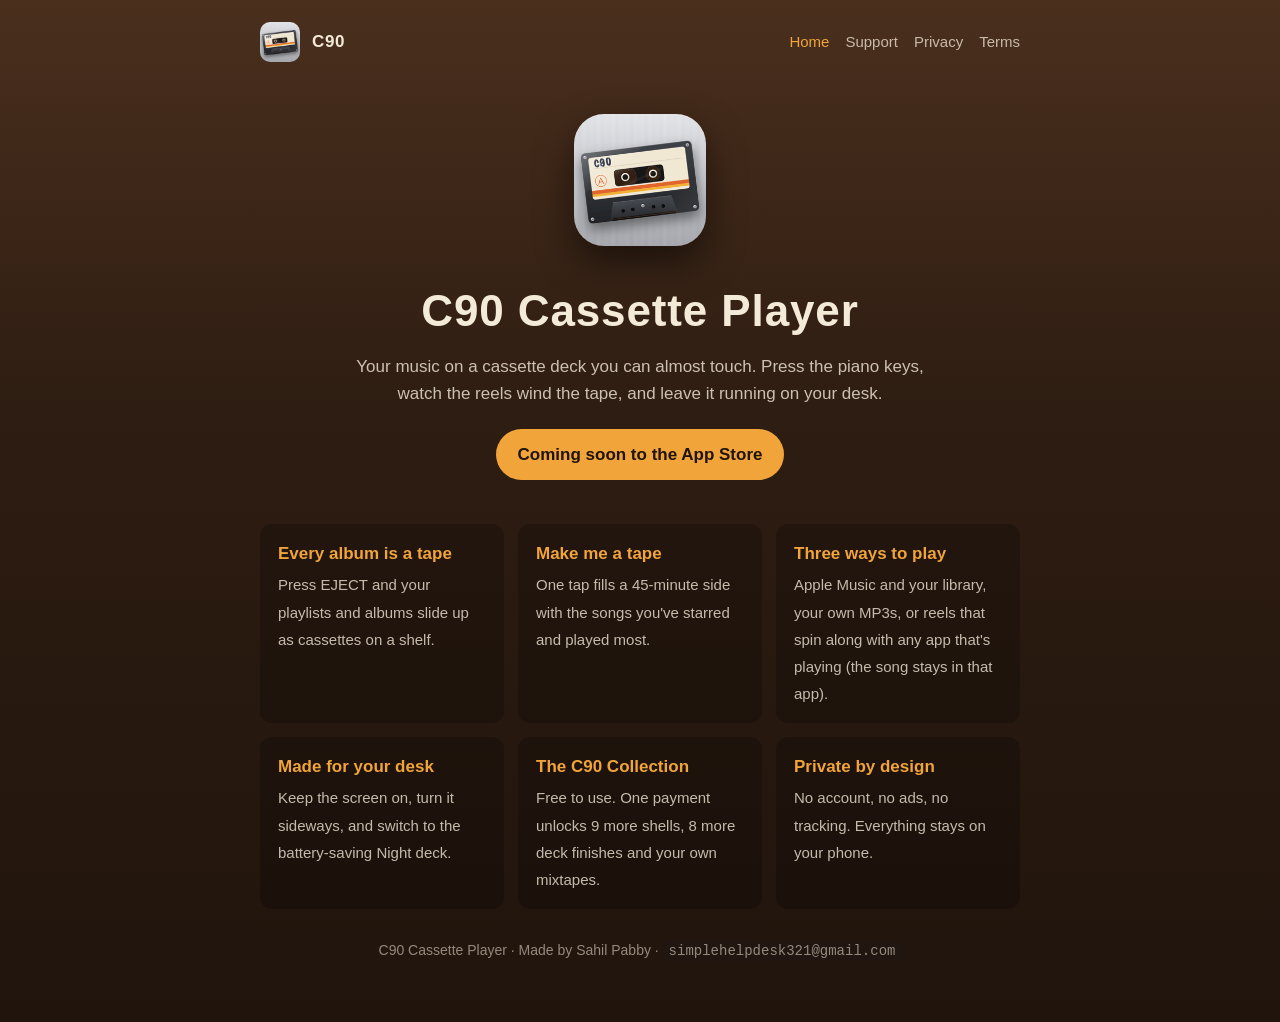
<file: docs/index.html>
<!doctype html><html lang="en"><head><meta charset="utf-8"><meta name="viewport" content="width=device-width,initial-scale=1">
<title>C90 Cassette Player: Tape Deck</title><meta name="description" content="Your music on a real-feeling cassette deck for iPhone."><link rel="stylesheet" href="style.css"><link rel="icon" href="favicon.png"><link rel="apple-touch-icon" href="apple-touch-icon.png"></head><body>
<header><a class="brand" href="index.html"><img src="icon.png" alt="">C90</a>
<nav><a href="index.html" aria-current="page">Home</a><a href="support.html">Support</a><a href="privacy.html">Privacy</a><a href="terms.html">Terms</a></nav></header>
<main>
<section class="hero">
  <img src="icon.png" alt="C90 app icon: a smoke cassette">
  <h1>C90 Cassette Player</h1>
  <p>Your music on a cassette deck you can almost touch. Press the piano keys, watch the reels wind the tape, and leave it running on your desk.</p>
  <span class="badge" id="store">Coming soon to the App Store</span>
</section>
<section class="features">
  <div><b>Every album is a tape</b><span>Press EJECT and your playlists and albums slide up as cassettes on a shelf.</span></div>
  <div><b>Make me a tape</b><span>One tap fills a 45-minute side with the songs you've starred and played most.</span></div>
  <div><b>Three ways to play</b><span>Apple Music and your library, your own MP3s, or reels that spin along with any app that's playing (the song stays in that app).</span></div>
  <div><b>Made for your desk</b><span>Keep the screen on, turn it sideways, and switch to the battery-saving Night deck.</span></div>
  <div><b>The C90 Collection</b><span>Free to use. One payment unlocks 9 more shells, 8 more deck finishes and your own mixtapes.</span></div>
  <div><b>Private by design</b><span>No account, no ads, no tracking. Everything stays on your phone.</span></div>
</section>
</main>
<footer>C90 Cassette Player · Made by Sahil Pabby · <span class="mail">simplehelpdesk321@gmail.com</span></footer></body></html>
</file>
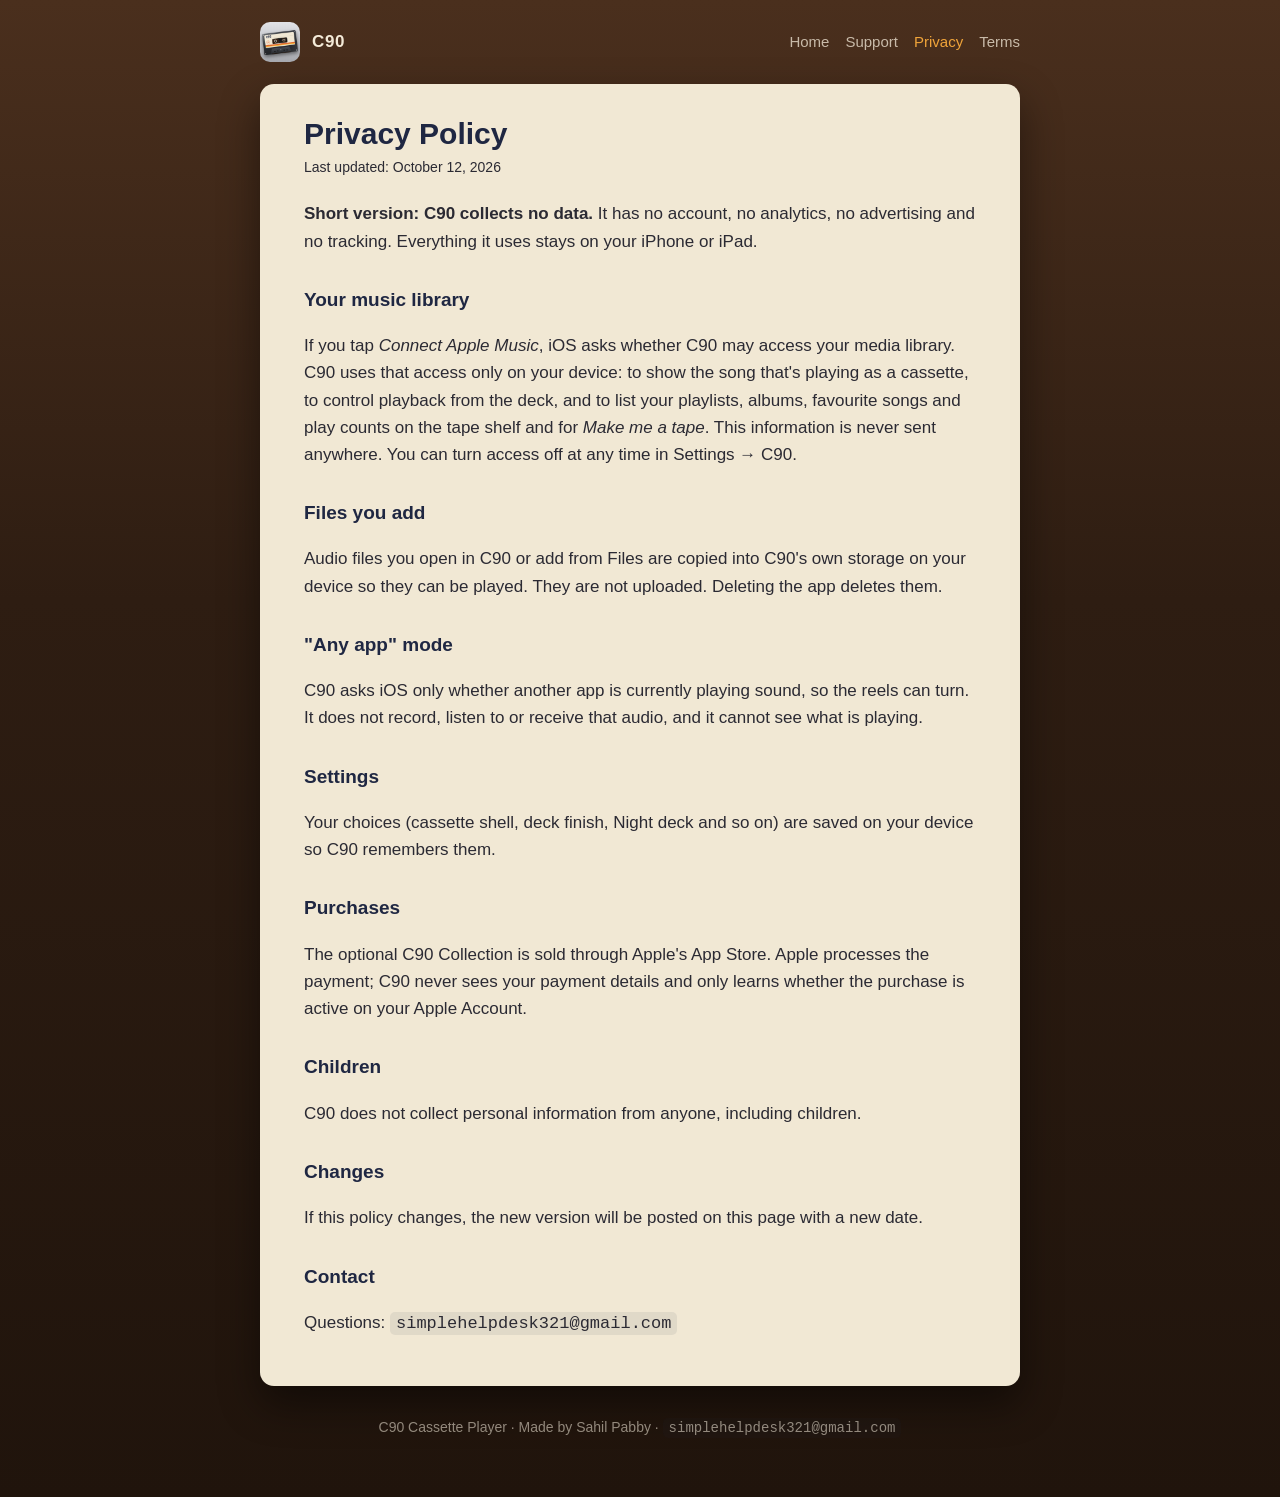
<file: docs/privacy.html>
<!doctype html><html lang="en"><head><meta charset="utf-8"><meta name="viewport" content="width=device-width,initial-scale=1">
<title>Privacy Policy · C90</title><meta name="description" content="C90 collects no data."><link rel="stylesheet" href="style.css"><link rel="icon" href="favicon.png"><link rel="apple-touch-icon" href="apple-touch-icon.png"></head><body>
<header><a class="brand" href="index.html"><img src="icon.png" alt="">C90</a>
<nav><a href="index.html">Home</a><a href="support.html">Support</a><a href="privacy.html" aria-current="page">Privacy</a><a href="terms.html">Terms</a></nav></header>
<main><article class="card">
<h1>Privacy Policy</h1>
<p class="updated">Last updated: October 12, 2026</p>
<p><strong>Short version: C90 collects no data.</strong> It has no account, no analytics, no advertising and no tracking. Everything it uses stays on your iPhone or iPad.</p>

<h2>Your music library</h2>
<p>If you tap <em>Connect Apple Music</em>, iOS asks whether C90 may access your media library. C90 uses that access only on your device: to show the song that's playing as a cassette, to control playback from the deck, and to list your playlists, albums, favourite songs and play counts on the tape shelf and for <em>Make me a tape</em>. This information is never sent anywhere. You can turn access off at any time in Settings → C90.</p>

<h2>Files you add</h2>
<p>Audio files you open in C90 or add from Files are copied into C90's own storage on your device so they can be played. They are not uploaded. Deleting the app deletes them.</p>

<h2>"Any app" mode</h2>
<p>C90 asks iOS only whether another app is currently playing sound, so the reels can turn. It does not record, listen to or receive that audio, and it cannot see what is playing.</p>

<h2>Settings</h2>
<p>Your choices (cassette shell, deck finish, Night deck and so on) are saved on your device so C90 remembers them.</p>

<h2>Purchases</h2>
<p>The optional C90 Collection is sold through Apple's App Store. Apple processes the payment; C90 never sees your payment details and only learns whether the purchase is active on your Apple Account.</p>

<h2>Children</h2>
<p>C90 does not collect personal information from anyone, including children.</p>

<h2>Changes</h2>
<p>If this policy changes, the new version will be posted on this page with a new date.</p>

<h2>Contact</h2>
<p>Questions: <span class="mail">simplehelpdesk321@gmail.com</span></p>
</article></main>
<footer>C90 Cassette Player · Made by Sahil Pabby · <span class="mail">simplehelpdesk321@gmail.com</span></footer></body></html>
</file>
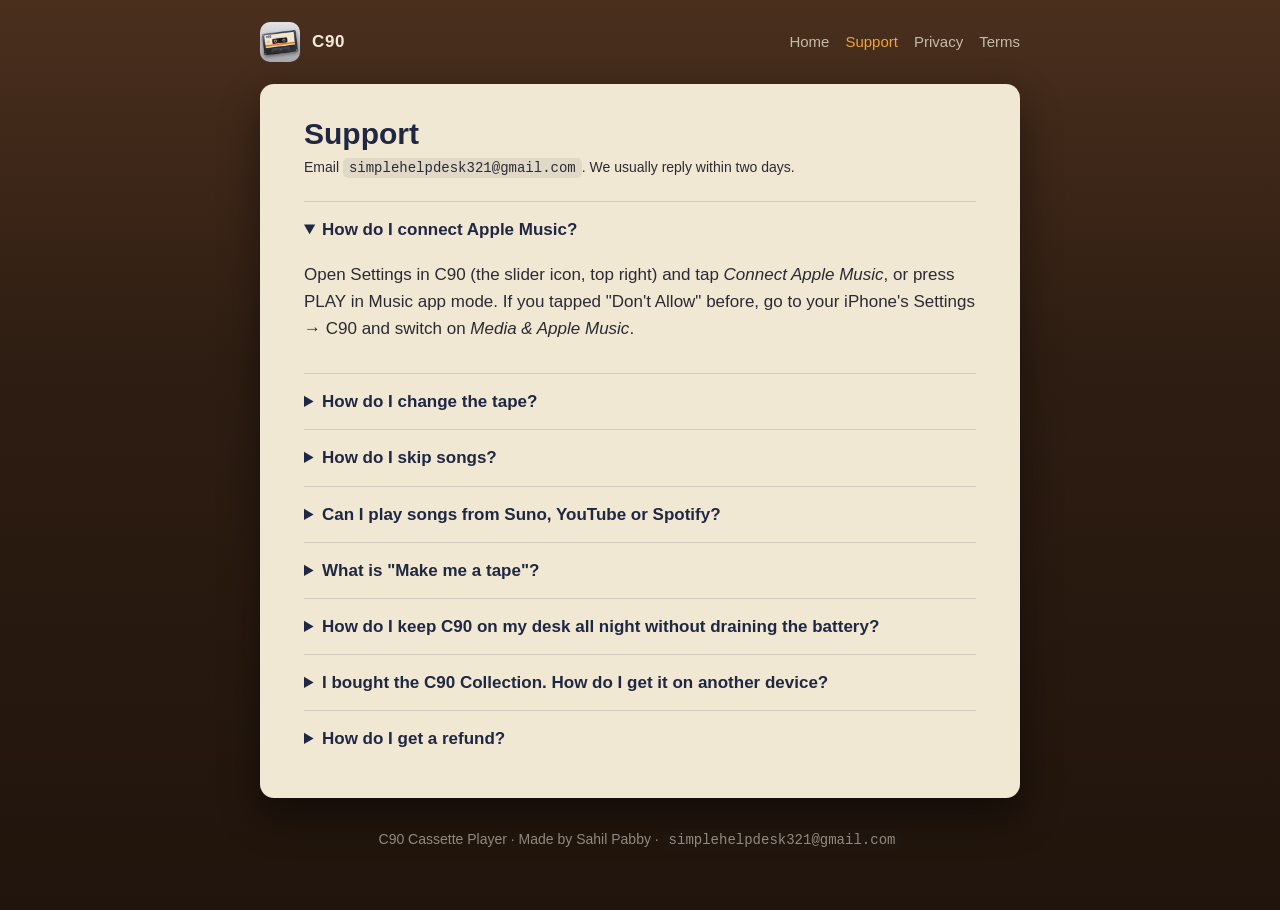
<file: docs/support.html>
<!doctype html><html lang="en"><head><meta charset="utf-8"><meta name="viewport" content="width=device-width,initial-scale=1">
<title>Support · C90</title><meta name="description" content="Help and frequently asked questions for C90 Cassette Player."><link rel="stylesheet" href="style.css"><link rel="icon" href="favicon.png"><link rel="apple-touch-icon" href="apple-touch-icon.png"></head><body>
<header><a class="brand" href="index.html"><img src="icon.png" alt="">C90</a>
<nav><a href="index.html">Home</a><a href="support.html" aria-current="page">Support</a><a href="privacy.html">Privacy</a><a href="terms.html">Terms</a></nav></header>
<main><article class="card">
<h1>Support</h1>
<p class="updated">Email <span class="mail">simplehelpdesk321@gmail.com</span>. We usually reply within two days.</p>

<details open><summary>How do I connect Apple Music?</summary>
<p>Open Settings in C90 (the slider icon, top right) and tap <em>Connect Apple Music</em>, or press PLAY in Music app mode. If you tapped "Don't Allow" before, go to your iPhone's Settings → C90 and switch on <em>Media &amp; Apple Music</em>.</p></details>

<details><summary>How do I change the tape?</summary>
<p>Press <strong>EJECT</strong>. Your shelf of tapes slides up: tap any playlist or album. Tap outside the shelf, or swipe it down, to keep the tape you have.</p></details>

<details><summary>How do I skip songs?</summary>
<p>Tap ▶▶ for the next song and ◀◀ for the start of the song (tap again for the previous one). Hold either key to fast-forward or rewind. Tap the cassette to see its tracklist and jump to any song.</p></details>

<details><summary>Can I play songs from Suno, YouTube or Spotify?</summary>
<p>Use <strong>Any app</strong> mode: start the music in that app, come back to C90 and the reels turn while it plays. iPhone apps can't read another app's song title, so you write the label yourself. For the full experience with your own songs, download them (for example your Suno MP3s) and open them in C90, or use <em>+ Add files</em> on the shelf in <strong>My files</strong> mode.</p></details>

<details><summary>What is "Make me a tape"?</summary>
<p>It fills one 45-minute side with songs you've starred in Apple Music and songs you play most, without repeating an artist twice in a row. It uses simple rules on your phone, not an online service.</p></details>

<details><summary>How do I keep C90 on my desk all night without draining the battery?</summary>
<p>Turn on <em>Keep screen on</em> and <em>Night deck</em> in Settings. Night deck turns everything black except a dimmed cassette (black pixels use no power on OLED screens), lowers brightness and redraws less often. For long sessions, keep the phone on its charger.</p></details>

<details><summary>I bought the C90 Collection. How do I get it on another device?</summary>
<p>Open Settings → <em>Restore purchase</em>, signed in with the same Apple Account. Family members in your Family Sharing group get it too.</p></details>

<details><summary>How do I get a refund?</summary>
<p>Purchases are handled by Apple: request a refund at <a href="https://reportaproblem.apple.com">reportaproblem.apple.com</a>.</p></details>
</article></main>
<footer>C90 Cassette Player · Made by Sahil Pabby · <span class="mail">simplehelpdesk321@gmail.com</span></footer></body></html>
</file>
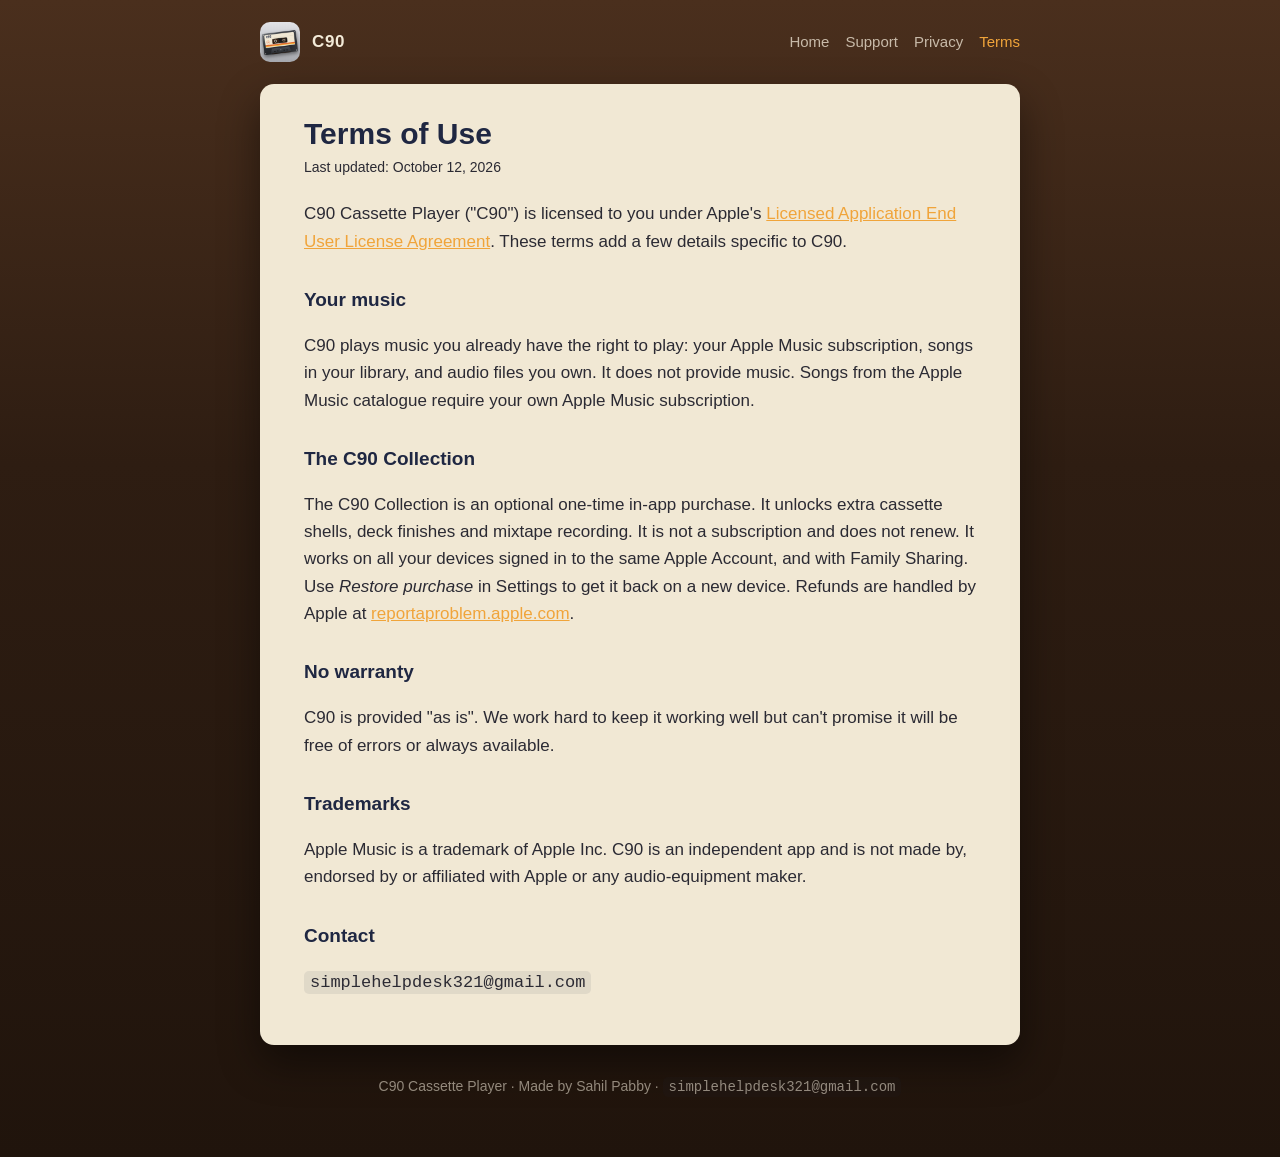
<file: docs/terms.html>
<!doctype html><html lang="en"><head><meta charset="utf-8"><meta name="viewport" content="width=device-width,initial-scale=1">
<title>Terms of Use · C90</title><meta name="description" content="Terms of use for C90 Cassette Player."><link rel="stylesheet" href="style.css"><link rel="icon" href="favicon.png"><link rel="apple-touch-icon" href="apple-touch-icon.png"></head><body>
<header><a class="brand" href="index.html"><img src="icon.png" alt="">C90</a>
<nav><a href="index.html">Home</a><a href="support.html">Support</a><a href="privacy.html">Privacy</a><a href="terms.html" aria-current="page">Terms</a></nav></header>
<main><article class="card">
<h1>Terms of Use</h1>
<p class="updated">Last updated: October 12, 2026</p>
<p>C90 Cassette Player ("C90") is licensed to you under Apple's <a href="https://www.apple.com/legal/internet-services/itunes/dev/stdeula/">Licensed Application End User License Agreement</a>. These terms add a few details specific to C90.</p>

<h2>Your music</h2>
<p>C90 plays music you already have the right to play: your Apple Music subscription, songs in your library, and audio files you own. It does not provide music. Songs from the Apple Music catalogue require your own Apple Music subscription.</p>

<h2>The C90 Collection</h2>
<p>The C90 Collection is an optional one-time in-app purchase. It unlocks extra cassette shells, deck finishes and mixtape recording. It is not a subscription and does not renew. It works on all your devices signed in to the same Apple Account, and with Family Sharing. Use <em>Restore purchase</em> in Settings to get it back on a new device. Refunds are handled by Apple at <a href="https://reportaproblem.apple.com">reportaproblem.apple.com</a>.</p>

<h2>No warranty</h2>
<p>C90 is provided "as is". We work hard to keep it working well but can't promise it will be free of errors or always available.</p>

<h2>Trademarks</h2>
<p>Apple Music is a trademark of Apple Inc. C90 is an independent app and is not made by, endorsed by or affiliated with Apple or any audio-equipment maker.</p>

<h2>Contact</h2>
<p><span class="mail">simplehelpdesk321@gmail.com</span></p>
</article></main>
<footer>C90 Cassette Player · Made by Sahil Pabby · <span class="mail">simplehelpdesk321@gmail.com</span></footer></body></html>
</file>
<file: docs/style.css>
:root { --walnut: #2e1d12; --walnut-2: #4a2f1d; --paper: #f1e8d4; --ink: #1f2742; --amber: #f0a43a; --muted: #6d6556; --silver: #c3c5ca; }
* { box-sizing: border-box; }
html { background: var(--walnut); }
body { margin: 0; font: 17px/1.6 -apple-system, BlinkMacSystemFont, "Helvetica Neue", Arial, sans-serif; color: #f3ead8;
  background: linear-gradient(180deg, var(--walnut-2), var(--walnut) 40%, #20140c); min-height: 100vh; padding: 0 18px 60px; }
a { color: var(--amber); }
header { max-width: 760px; margin: 0 auto; display: flex; align-items: center; justify-content: space-between; padding: 22px 0; gap: 12px; flex-wrap: wrap; }
.brand { display: flex; align-items: center; gap: 12px; color: #f3ead8; text-decoration: none; font-weight: 700; letter-spacing: .04em; }
.brand img { width: 40px; height: 40px; border-radius: 10px; }
nav { display: flex; gap: 16px; flex-wrap: wrap; font-size: 15px; }
nav a { color: rgba(243,234,216,.75); text-decoration: none; }
nav a[aria-current] { color: var(--amber); }
main { max-width: 760px; margin: 0 auto; }
.card { background: var(--paper); color: var(--ink); border-radius: 14px; padding: 32px clamp(20px, 5vw, 44px); box-shadow: 0 18px 40px rgba(0,0,0,.45); }
.card h1 { margin: 0 0 4px; font-size: 30px; line-height: 1.2; }
.card h2 { margin: 30px 0 6px; font-size: 19px; }
.card p, .card li { color: #2b2a33; }
.updated { color: var(--muted); font-size: 14px; margin: 0 0 22px; }
.hero { text-align: center; padding: 30px 0 10px; }
.hero img { width: 132px; height: 132px; border-radius: 30px; box-shadow: 0 16px 36px rgba(0,0,0,.5); }
.hero h1 { font-size: clamp(30px, 6vw, 44px); margin: 22px 0 6px; letter-spacing: .02em; }
.hero p { color: rgba(243,234,216,.8); max-width: 34em; margin: 0 auto; }
.badge { display: inline-block; margin-top: 22px; padding: 12px 22px; border-radius: 999px; background: var(--amber); color: #20140c; font-weight: 700; text-decoration: none; }
.features { display: grid; grid-template-columns: repeat(auto-fit, minmax(210px, 1fr)); gap: 14px; margin-top: 34px; }
.features div { background: rgba(0,0,0,.22); border-radius: 12px; padding: 16px 18px; }
.features b { display: block; color: var(--amber); margin-bottom: 4px; }
.features span { color: rgba(243,234,216,.78); font-size: 15px; }
details { border-top: 1px solid rgba(31,39,66,.14); padding: 14px 0; }
details summary { cursor: pointer; font-weight: 600; }
.mail { font-family: ui-monospace, Menlo, monospace; background: rgba(31,39,66,.08); padding: 2px 6px; border-radius: 5px; user-select: all; }
footer { max-width: 760px; margin: 30px auto 0; color: rgba(243,234,216,.55); font-size: 14px; text-align: center; }
</file>
